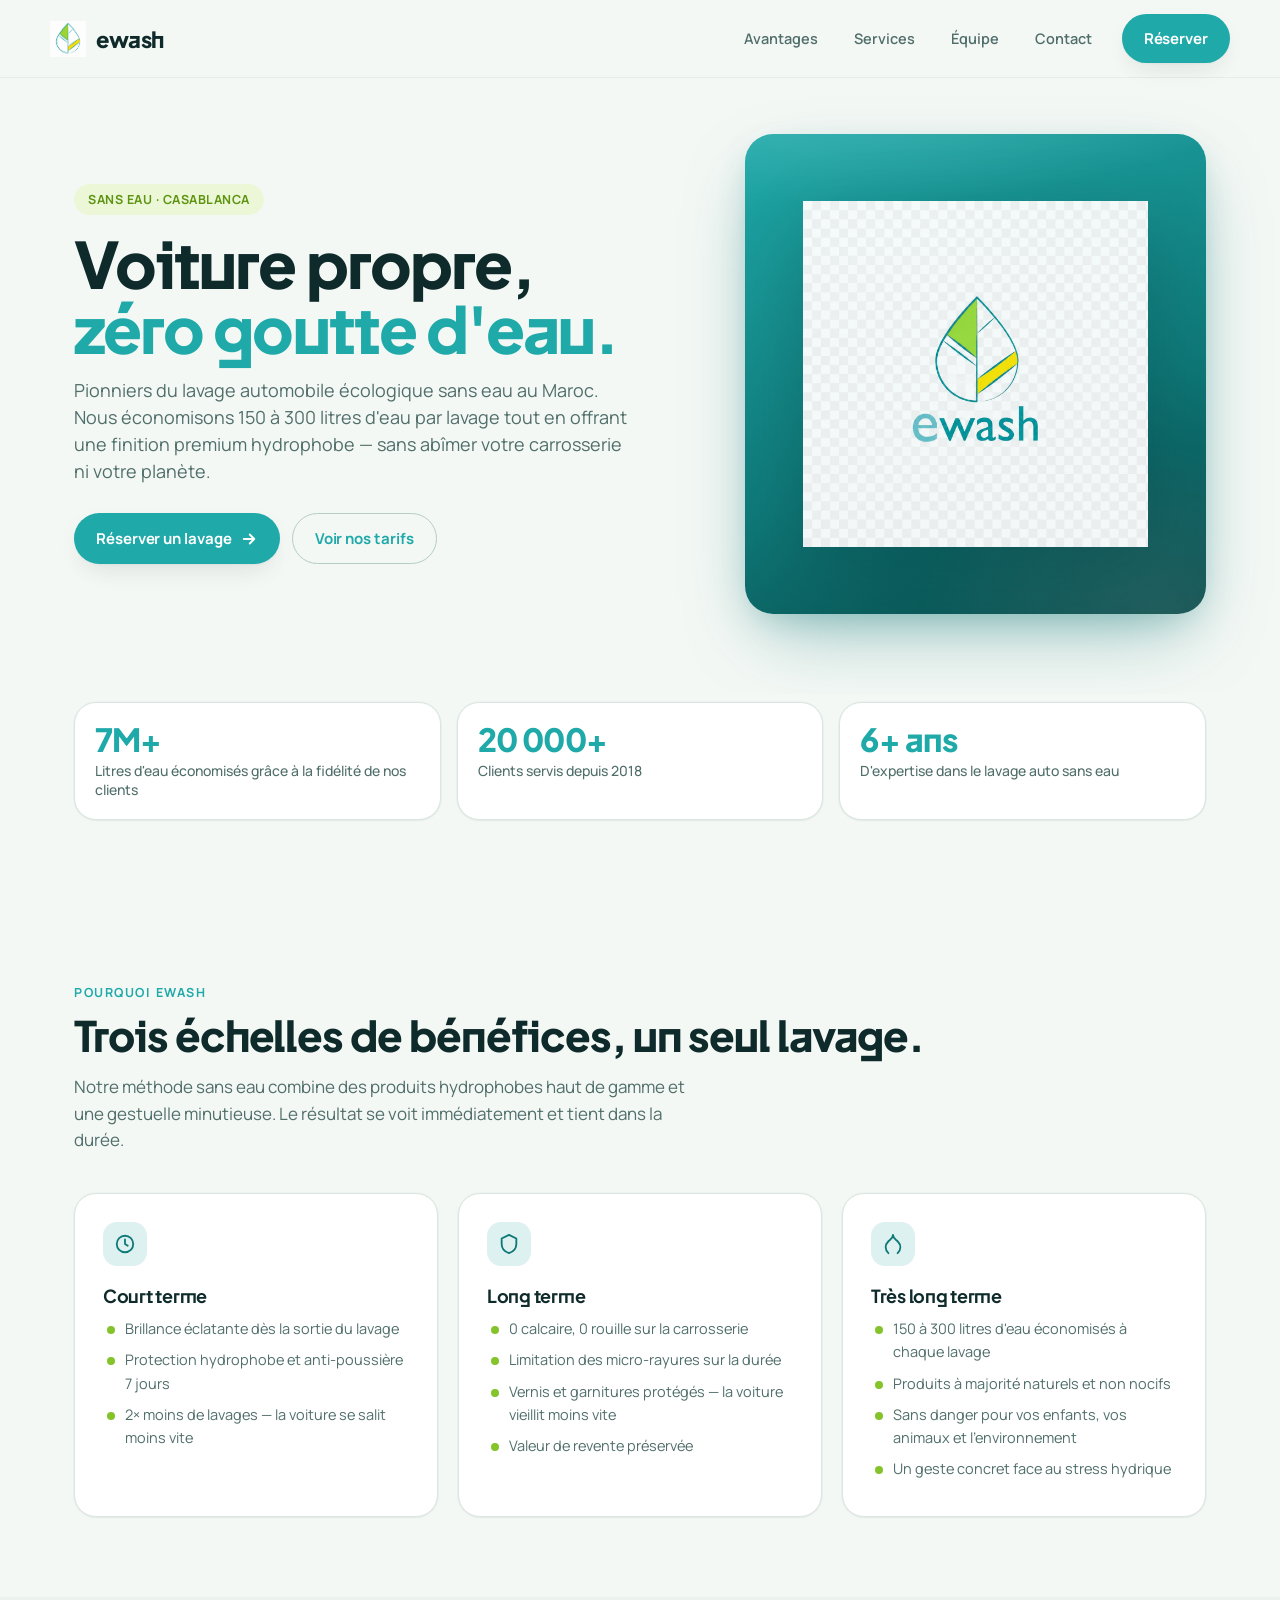
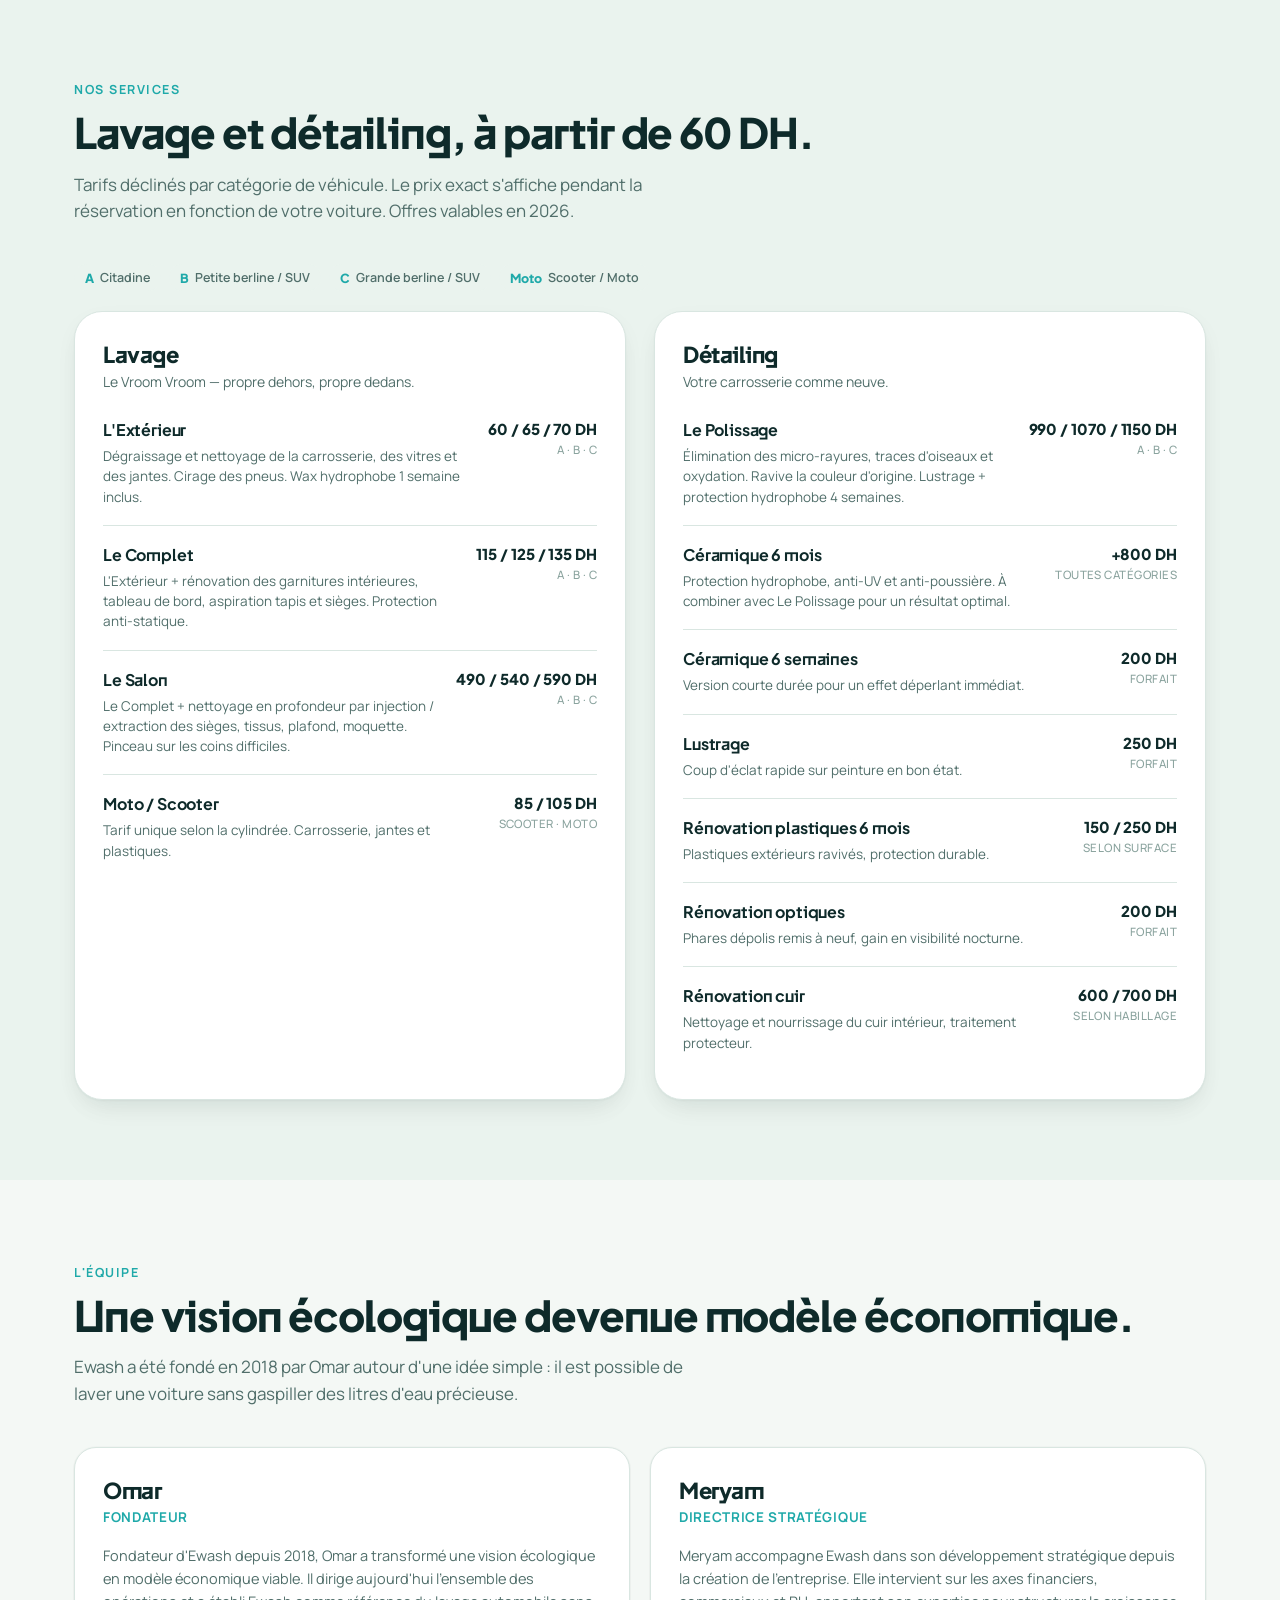
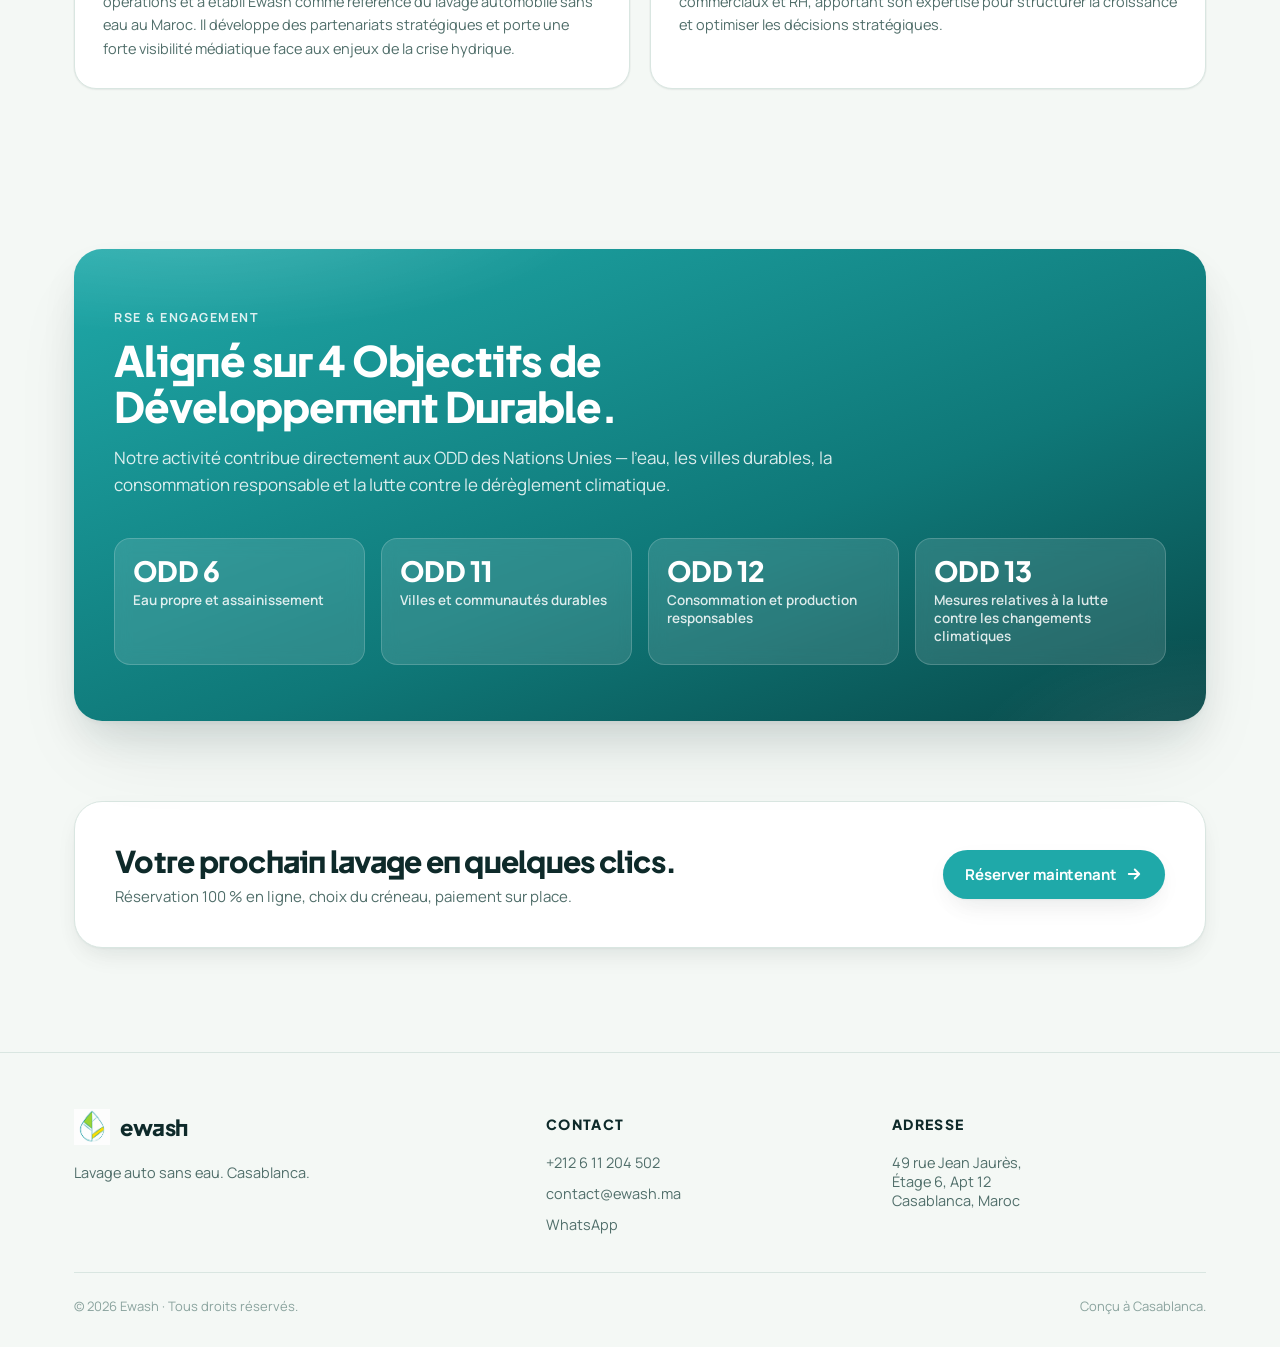
<file: website/index.html>
<!doctype html>
<html lang="fr">
<head>
<meta charset="utf-8" />
<meta name="viewport" content="width=device-width, initial-scale=1" />
<title>Ewash · Lavage auto écologique sans eau à Casablanca</title>
<meta name="description" content="Ewash — pionniers du lavage automobile sans eau au Maroc. Économisez 150 à 300 litres d'eau par lavage, finition premium hydrophobe, services à Casablanca. Réservez en ligne." />
<link rel="canonical" href="https://website-theta-amber-45.vercel.app/" />

<link rel="icon" href="assets/icon-192.png" sizes="192x192" />
<link rel="apple-touch-icon" href="assets/apple-touch-icon.png" />
<meta name="theme-color" content="#1FA9A9" />

<!-- Social previews. The 1024×1024 transparent mark works as an OG image at
     a pinch; can be swapped for a proper 1200×630 social card later. -->
<meta property="og:type" content="website" />
<meta property="og:title" content="Ewash · Lavage auto sans eau" />
<meta property="og:description" content="Pionniers du lavage auto écologique sans eau au Maroc. Économisez 150 à 300 litres d'eau par lavage." />
<meta property="og:image" content="assets/ewash_1024x1024_transparent.png" />
<meta name="twitter:card" content="summary_large_image" />

<link rel="stylesheet" href="styles.css" />
</head>
<body>

<!-- ============ NAV ============ -->
<header class="nav">
  <div class="wrap nav-inner">
    <a href="#top" class="brand" aria-label="ewash">
      <img src="assets/ewash_logo_only.png" alt="" />
      <span>ewash</span>
    </a>
    <nav class="nav-links" aria-label="Sections">
      <a href="#avantages" class="nav-link">Avantages</a>
      <a href="#services" class="nav-link">Services</a>
      <a href="#equipe" class="nav-link">Équipe</a>
      <a href="#contact" class="nav-link">Contact</a>
      <a href="https://mobile-app-ruddy.vercel.app/" class="btn btn-primary nav-cta">
        Réserver
      </a>
    </nav>
  </div>
</header>

<!-- ============ HERO ============ -->
<section class="hero" id="top">
  <div class="wrap hero-grid">
    <div>
      <span class="eyebrow">Sans eau · Casablanca</span>
      <h1>
        Voiture propre,<br />
        <span class="accent">zéro goutte d'eau.</span>
      </h1>
      <p class="lead">
        Pionniers du lavage automobile écologique sans eau au Maroc.
        Nous économisons 150 à 300 litres d'eau par lavage tout en offrant une
        finition premium hydrophobe — sans abîmer votre carrosserie ni votre planète.
      </p>
      <div class="hero-ctas">
        <a href="https://mobile-app-ruddy.vercel.app/" class="btn btn-primary">
          Réserver un lavage
          <svg width="18" height="18" viewBox="0 0 24 24" fill="none" stroke="currentColor" stroke-width="2.5" stroke-linecap="round" stroke-linejoin="round" aria-hidden="true"><path d="M5 12h14M13 6l6 6-6 6"/></svg>
        </a>
        <a href="#services" class="btn btn-ghost">Voir nos tarifs</a>
      </div>
    </div>
    <div class="hero-art">
      <div class="hero-art-card">
        <img src="assets/ewash_1024x1024_transparent.png" alt="Logo Ewash" />
      </div>
    </div>
  </div>
</section>

<!-- ============ STATS ============ -->
<section style="padding-top: 0;">
  <div class="wrap">
    <div class="stats">
      <div class="stat">
        <span class="stat-num">7M+</span>
        <div class="stat-label">Litres d'eau économisés grâce à la fidélité de nos clients</div>
      </div>
      <div class="stat">
        <span class="stat-num">20 000+</span>
        <div class="stat-label">Clients servis depuis 2018</div>
      </div>
      <div class="stat">
        <span class="stat-num">6+ ans</span>
        <div class="stat-label">D'expertise dans le lavage auto sans eau</div>
      </div>
    </div>
  </div>
</section>

<!-- ============ AVANTAGES ============ -->
<section id="avantages">
  <div class="wrap">
    <span class="section-eyebrow">Pourquoi ewash</span>
    <h2 class="section-title">Trois échelles de bénéfices, un seul lavage.</h2>
    <p class="section-sub">
      Notre méthode sans eau combine des produits hydrophobes haut de gamme et une
      gestuelle minutieuse. Le résultat se voit immédiatement et tient dans la durée.
    </p>

    <div class="avantages">
      <div class="av-card">
        <div class="av-icon" aria-hidden="true">
          <svg viewBox="0 0 24 24" fill="none" stroke="currentColor" stroke-width="2" stroke-linecap="round" stroke-linejoin="round"><circle cx="12" cy="12" r="9"/><path d="M12 7v5l3 2"/></svg>
        </div>
        <h3 class="av-title">Court terme</h3>
        <ul class="av-list">
          <li>Brillance éclatante dès la sortie du lavage</li>
          <li>Protection hydrophobe et anti-poussière 7 jours</li>
          <li>2× moins de lavages — la voiture se salit moins vite</li>
        </ul>
      </div>

      <div class="av-card">
        <div class="av-icon" aria-hidden="true">
          <svg viewBox="0 0 24 24" fill="none" stroke="currentColor" stroke-width="2" stroke-linecap="round" stroke-linejoin="round"><path d="M12 2 4 6v6c0 5 3.5 8.5 8 10 4.5-1.5 8-5 8-10V6l-8-4z"/></svg>
        </div>
        <h3 class="av-title">Long terme</h3>
        <ul class="av-list">
          <li>0 calcaire, 0 rouille sur la carrosserie</li>
          <li>Limitation des micro-rayures sur la durée</li>
          <li>Vernis et garnitures protégés — la voiture vieillit moins vite</li>
          <li>Valeur de revente préservée</li>
        </ul>
      </div>

      <div class="av-card">
        <div class="av-icon" aria-hidden="true">
          <svg viewBox="0 0 24 24" fill="none" stroke="currentColor" stroke-width="2" stroke-linecap="round" stroke-linejoin="round"><path d="M7 22C3 18 3 13 7 9c2-2 5-3 5-7 0 4 3 5 5 7 4 4 4 9 0 13"/></svg>
        </div>
        <h3 class="av-title">Très long terme</h3>
        <ul class="av-list">
          <li>150 à 300 litres d'eau économisés à chaque lavage</li>
          <li>Produits à majorité naturels et non nocifs</li>
          <li>Sans danger pour vos enfants, vos animaux et l'environnement</li>
          <li>Un geste concret face au stress hydrique</li>
        </ul>
      </div>
    </div>
  </div>
</section>

<!-- ============ SERVICES ============ -->
<section id="services" style="background: var(--surface-2);">
  <div class="wrap">
    <span class="section-eyebrow">Nos services</span>
    <h2 class="section-title">Lavage et détailing, à partir de 60&nbsp;DH.</h2>
    <p class="section-sub">
      Tarifs déclinés par catégorie de véhicule. Le prix exact s'affiche pendant la
      réservation en fonction de votre voiture. Offres valables en 2026.
    </p>

    <div class="cat-legend">
      <span class="cat-chip"><strong>A</strong>Citadine</span>
      <span class="cat-chip"><strong>B</strong>Petite berline / SUV</span>
      <span class="cat-chip"><strong>C</strong>Grande berline / SUV</span>
      <span class="cat-chip"><strong>Moto</strong>Scooter / Moto</span>
    </div>

    <div class="services-grid">

      <!-- LAVAGE -->
      <div class="svc-panel">
        <h3>Lavage</h3>
        <p class="svc-sub">Le Vroom Vroom — propre dehors, propre dedans.</p>

        <div class="svc-row">
          <div>
            <div class="svc-name">L'Extérieur</div>
            <div class="svc-desc">
              Dégraissage et nettoyage de la carrosserie, des vitres et des jantes.
              Cirage des pneus. Wax hydrophobe 1 semaine inclus.
            </div>
          </div>
          <div class="svc-price">
            60 / 65 / 70 DH
            <span class="svc-price-sub">A · B · C</span>
          </div>
        </div>

        <div class="svc-row">
          <div>
            <div class="svc-name">Le Complet</div>
            <div class="svc-desc">
              L'Extérieur + rénovation des garnitures intérieures, tableau de bord,
              aspiration tapis et sièges. Protection anti-statique.
            </div>
          </div>
          <div class="svc-price">
            115 / 125 / 135 DH
            <span class="svc-price-sub">A · B · C</span>
          </div>
        </div>

        <div class="svc-row">
          <div>
            <div class="svc-name">Le Salon</div>
            <div class="svc-desc">
              Le Complet + nettoyage en profondeur par injection / extraction des
              sièges, tissus, plafond, moquette. Pinceau sur les coins difficiles.
            </div>
          </div>
          <div class="svc-price">
            490 / 540 / 590 DH
            <span class="svc-price-sub">A · B · C</span>
          </div>
        </div>

        <div class="svc-row">
          <div>
            <div class="svc-name">Moto / Scooter</div>
            <div class="svc-desc">
              Tarif unique selon la cylindrée. Carrosserie, jantes et plastiques.
            </div>
          </div>
          <div class="svc-price">
            85 / 105 DH
            <span class="svc-price-sub">Scooter · Moto</span>
          </div>
        </div>
      </div>

      <!-- DÉTAILING -->
      <div class="svc-panel">
        <h3>Détailing</h3>
        <p class="svc-sub">Votre carrosserie comme neuve.</p>

        <div class="svc-row">
          <div>
            <div class="svc-name">Le Polissage</div>
            <div class="svc-desc">
              Élimination des micro-rayures, traces d'oiseaux et oxydation.
              Ravive la couleur d'origine. Lustrage + protection hydrophobe 4 semaines.
            </div>
          </div>
          <div class="svc-price">
            990 / 1070 / 1150 DH
            <span class="svc-price-sub">A · B · C</span>
          </div>
        </div>

        <div class="svc-row">
          <div>
            <div class="svc-name">Céramique 6 mois</div>
            <div class="svc-desc">
              Protection hydrophobe, anti-UV et anti-poussière. À combiner avec
              Le Polissage pour un résultat optimal.
            </div>
          </div>
          <div class="svc-price">
            +800 DH
            <span class="svc-price-sub">Toutes catégories</span>
          </div>
        </div>

        <div class="svc-row">
          <div>
            <div class="svc-name">Céramique 6 semaines</div>
            <div class="svc-desc">
              Version courte durée pour un effet déperlant immédiat.
            </div>
          </div>
          <div class="svc-price">
            200 DH
            <span class="svc-price-sub">Forfait</span>
          </div>
        </div>

        <div class="svc-row">
          <div>
            <div class="svc-name">Lustrage</div>
            <div class="svc-desc">
              Coup d'éclat rapide sur peinture en bon état.
            </div>
          </div>
          <div class="svc-price">
            250 DH
            <span class="svc-price-sub">Forfait</span>
          </div>
        </div>

        <div class="svc-row">
          <div>
            <div class="svc-name">Rénovation plastiques 6 mois</div>
            <div class="svc-desc">
              Plastiques extérieurs ravivés, protection durable.
            </div>
          </div>
          <div class="svc-price">
            150 / 250 DH
            <span class="svc-price-sub">Selon surface</span>
          </div>
        </div>

        <div class="svc-row">
          <div>
            <div class="svc-name">Rénovation optiques</div>
            <div class="svc-desc">
              Phares dépolis remis à neuf, gain en visibilité nocturne.
            </div>
          </div>
          <div class="svc-price">
            200 DH
            <span class="svc-price-sub">Forfait</span>
          </div>
        </div>

        <div class="svc-row">
          <div>
            <div class="svc-name">Rénovation cuir</div>
            <div class="svc-desc">
              Nettoyage et nourrissage du cuir intérieur, traitement protecteur.
            </div>
          </div>
          <div class="svc-price">
            600 / 700 DH
            <span class="svc-price-sub">Selon habillage</span>
          </div>
        </div>
      </div>

    </div>
  </div>
</section>

<!-- ============ ÉQUIPE ============ -->
<section id="equipe">
  <div class="wrap">
    <span class="section-eyebrow">L'équipe</span>
    <h2 class="section-title">Une vision écologique devenue modèle économique.</h2>
    <p class="section-sub">
      Ewash a été fondé en 2018 par Omar autour d'une idée simple : il est possible
      de laver une voiture sans gaspiller des litres d'eau précieuse.
    </p>

    <div class="founders">
      <div class="founder">
        <div class="founder-name">Omar</div>
        <div class="founder-role">Fondateur</div>
        <p>
          Fondateur d'Ewash depuis 2018, Omar a transformé une vision écologique en
          modèle économique viable. Il dirige aujourd'hui l'ensemble des opérations
          et a établi Ewash comme référence du lavage automobile sans eau au Maroc.
          Il développe des partenariats stratégiques et porte une forte visibilité
          médiatique face aux enjeux de la crise hydrique.
        </p>
      </div>
      <div class="founder">
        <div class="founder-name">Meryam</div>
        <div class="founder-role">Directrice stratégique</div>
        <p>
          Meryam accompagne Ewash dans son développement stratégique depuis la
          création de l'entreprise. Elle intervient sur les axes financiers,
          commerciaux et RH, apportant son expertise pour structurer la croissance
          et optimiser les décisions stratégiques.
        </p>
      </div>
    </div>
  </div>
</section>

<!-- ============ ENGAGEMENT / ODD ============ -->
<section>
  <div class="wrap">
    <div class="engagement">
      <span class="section-eyebrow">RSE &amp; engagement</span>
      <h2 class="section-title">Aligné sur 4 Objectifs de Développement Durable.</h2>
      <p class="section-sub">
        Notre activité contribue directement aux ODD des Nations Unies — l'eau,
        les villes durables, la consommation responsable et la lutte contre le
        dérèglement climatique.
      </p>
      <div class="odd-grid">
        <div class="odd-card">
          <div class="odd-num">ODD 6</div>
          <div class="odd-name">Eau propre et assainissement</div>
        </div>
        <div class="odd-card">
          <div class="odd-num">ODD 11</div>
          <div class="odd-name">Villes et communautés durables</div>
        </div>
        <div class="odd-card">
          <div class="odd-num">ODD 12</div>
          <div class="odd-name">Consommation et production responsables</div>
        </div>
        <div class="odd-card">
          <div class="odd-num">ODD 13</div>
          <div class="odd-name">Mesures relatives à la lutte contre les changements climatiques</div>
        </div>
      </div>
    </div>
  </div>
</section>

<!-- ============ CTA STRIP ============ -->
<section style="padding-top: 0;">
  <div class="wrap">
    <div class="cta-strip">
      <div>
        <h3>Votre prochain lavage en quelques clics.</h3>
        <p>Réservation 100 % en ligne, choix du créneau, paiement sur place.</p>
      </div>
      <a href="https://mobile-app-ruddy.vercel.app/" class="btn btn-primary">
        Réserver maintenant
        <svg width="18" height="18" viewBox="0 0 24 24" fill="none" stroke="currentColor" stroke-width="2.5" stroke-linecap="round" stroke-linejoin="round" aria-hidden="true"><path d="M5 12h14M13 6l6 6-6 6"/></svg>
      </a>
    </div>
  </div>
</section>

<!-- ============ FOOTER ============ -->
<footer id="contact">
  <div class="wrap">
    <div class="foot-grid">
      <div>
        <a href="#top" class="foot-brand">
          <img src="assets/ewash_logo_only.png" alt="" />
          <span>ewash</span>
        </a>
        <p class="foot-tagline">
          Lavage auto sans eau. Casablanca.
        </p>
      </div>

      <div>
        <h4 class="foot-h">Contact</h4>
        <a href="tel:+212611204502" class="foot-link">+212 6 11 204 502</a>
        <a href="mailto:contact@ewash.ma" class="foot-link">contact@ewash.ma</a>
        <a href="https://wa.me/212611204502" class="foot-link">WhatsApp</a>
      </div>

      <div>
        <h4 class="foot-h">Adresse</h4>
        <div class="foot-link" style="cursor: default;">
          49 rue Jean Jaurès,<br />
          Étage 6, Apt 12<br />
          Casablanca, Maroc
        </div>
      </div>
    </div>

    <div class="foot-bottom">
      <span>© 2026 Ewash · Tous droits réservés.</span>
      <span>Conçu à Casablanca.</span>
    </div>
  </div>
</footer>

</body>
</html>
</file>
<file: website/styles.css>
/* ============================================================
 * ewash — marketing site
 * Design tokens mirror mobile-app/styles.css for visual consistency,
 * but the file is deliberately standalone — the PWA stays zero-build
 * and this site stays a plain static page.
 * ========================================================== */

@import url('https://fonts.googleapis.com/css2?family=Manrope:wght@400;500;600;700;800&family=Plus+Jakarta+Sans:wght@500;600;700;800&display=swap');

:root {
  --teal: #1FA9A9;
  --teal-deep: #0F7878;
  --teal-deeper: #084848;
  --leaf: #84C42B;
  --leaf-deep: #5E9412;
  --sun: #F2E81C;
  --danger: #E5484D;

  --bg: #F4F8F5;
  --surface: #FFFFFF;
  --surface-2: #EAF3EE;
  --surface-3: #DDEBE5;
  --border: #D9E6E1;
  --border-strong: #B5CDC5;

  --text: #0E2A2A;
  --text-2: #506E6A;
  --text-3: #8AA39E;
  --primary: var(--teal);
  --primary-hover: var(--teal-deep);
  --primary-text: #FFFFFF;
  --primary-soft: #DDF2F0;
  --primary-soft-text: var(--teal-deep);
  --accent: var(--leaf);
  --accent-soft: #ECF7D7;
  --accent-soft-text: var(--leaf-deep);

  --r-sm: 10px;
  --r-md: 16px;
  --r-lg: 22px;
  --r-xl: 28px;

  --shadow-sm:
    0 1px 2px rgba(14,42,42,0.05),
    0 0 0 1px rgba(14,42,42,0.02);
  --shadow-md:
    0 1px 2px rgba(14,42,42,0.04),
    0 8px 24px -6px rgba(14,42,42,0.08),
    0 16px 32px -12px rgba(14,42,42,0.05);
  --shadow-lg:
    0 2px 4px rgba(14,42,42,0.04),
    0 20px 40px -8px rgba(14,42,42,0.12),
    0 40px 80px -20px rgba(14,42,42,0.10);

  --hero-grad: linear-gradient(160deg, #1FA9A9 0%, #0F7878 60%, #084848 100%);

  --font-sans: 'Manrope', system-ui, sans-serif;
  --font-display: 'Plus Jakarta Sans', 'Manrope', sans-serif;

  --ease-out: cubic-bezier(0.16, 1, 0.3, 1);

  --max-w: 1180px;
}

/* ============ Base ============ */
* { box-sizing: border-box; }

html, body {
  margin: 0;
  padding: 0;
  background: var(--bg);
  color: var(--text);
  font-family: var(--font-sans);
  -webkit-font-smoothing: antialiased;
  text-rendering: optimizeLegibility;
  font-feature-settings: 'cv11', 'ss01';
  scroll-behavior: smooth;
  scroll-padding-top: 80px;
}

a { color: inherit; text-decoration: none; }
button { font: inherit; cursor: pointer; }
img { display: block; max-width: 100%; height: auto; }

.t-display { font-family: var(--font-display); letter-spacing: -0.02em; }

/* ============ Container ============ */
.wrap {
  width: 100%;
  max-width: var(--max-w);
  margin: 0 auto;
  padding: 0 24px;
}

/* ============ Buttons ============ */
.btn {
  display: inline-flex;
  align-items: center;
  gap: 8px;
  padding: 14px 22px;
  border-radius: 999px;
  font-weight: 700;
  font-size: 15px;
  font-family: var(--font-sans);
  letter-spacing: -0.005em;
  border: none;
  transition:
    transform 0.18s var(--ease-out),
    background 0.18s var(--ease-out),
    box-shadow 0.18s var(--ease-out);
  white-space: nowrap;
}
.btn-primary {
  background: var(--primary);
  color: var(--primary-text);
  box-shadow: var(--shadow-md);
}
.btn-primary:hover {
  background: var(--primary-hover);
  transform: translateY(-1px);
}
.btn-ghost {
  background: transparent;
  color: var(--primary);
  border: 1px solid var(--border-strong);
}
.btn-ghost:hover {
  background: var(--primary-soft);
  border-color: var(--primary);
}
.btn-on-hero {
  background: #FFFFFF;
  color: var(--primary);
}
.btn-on-hero:hover { transform: translateY(-1px); }

/* ============ Nav ============ */
.nav {
  position: sticky;
  top: 0;
  z-index: 10;
  background: color-mix(in srgb, var(--bg) 90%, transparent);
  -webkit-backdrop-filter: saturate(160%) blur(14px);
  backdrop-filter: saturate(160%) blur(14px);
  border-bottom: 1px solid color-mix(in srgb, var(--border) 60%, transparent);
}
.nav-inner {
  display: flex;
  align-items: center;
  justify-content: space-between;
  padding: 14px 0;
  gap: 16px;
}
.brand {
  display: inline-flex;
  align-items: center;
  gap: 10px;
  font-family: var(--font-display);
  font-weight: 800;
  font-size: 22px;
  color: var(--text);
  letter-spacing: -0.02em;
}
.brand img { width: 36px; height: 36px; }
.nav-links {
  display: flex;
  gap: 8px;
  align-items: center;
}
.nav-link {
  padding: 8px 14px;
  border-radius: 999px;
  font-weight: 600;
  color: var(--text-2);
  font-size: 14.5px;
  transition: background 0.15s var(--ease-out), color 0.15s var(--ease-out);
}
.nav-link:hover { background: var(--surface-2); color: var(--text); }
.nav-cta { margin-left: 8px; }

/* Hide secondary links on small screens, keep CTA. */
@media (max-width: 720px) {
  .nav-link { display: none; }
}

/* ============ Hero ============ */
.hero {
  position: relative;
  padding: 56px 0 80px;
  overflow: hidden;
}
.hero-grid {
  display: grid;
  grid-template-columns: 1.15fr 0.85fr;
  gap: 48px;
  align-items: center;
}
@media (max-width: 880px) {
  .hero-grid { grid-template-columns: 1fr; gap: 32px; }
}
.eyebrow {
  display: inline-flex;
  align-items: center;
  gap: 8px;
  padding: 7px 14px;
  border-radius: 999px;
  background: var(--accent-soft);
  color: var(--accent-soft-text);
  font-size: 12.5px;
  font-weight: 700;
  letter-spacing: 0.04em;
  text-transform: uppercase;
}
.hero h1 {
  font-family: var(--font-display);
  font-size: clamp(36px, 6vw, 64px);
  font-weight: 800;
  letter-spacing: -0.03em;
  line-height: 1.02;
  margin: 16px 0 16px;
  color: var(--text);
}
.hero h1 .accent { color: var(--primary); }
.hero p.lead {
  font-size: 18px;
  line-height: 1.5;
  color: var(--text-2);
  max-width: 560px;
  margin: 0 0 28px;
}
.hero-ctas {
  display: flex;
  flex-wrap: wrap;
  gap: 12px;
}
.hero-art {
  position: relative;
  display: flex;
  align-items: center;
  justify-content: center;
  min-height: 320px;
}
.hero-art-card {
  background: var(--hero-grad);
  border-radius: 28px;
  width: 100%;
  aspect-ratio: 4 / 5;
  max-height: 480px;
  position: relative;
  overflow: hidden;
  box-shadow:
    0 30px 80px -20px rgba(15,120,120,0.45),
    0 12px 36px -12px rgba(15,120,120,0.30);
}
.hero-art-card::before {
  content: "";
  position: absolute;
  inset: 0;
  background:
    radial-gradient(800px 280px at 20% -20%, rgba(255,255,255,0.22), transparent 60%),
    radial-gradient(400px 280px at 90% 100%, rgba(255,255,255,0.10), transparent 60%);
  mix-blend-mode: screen;
  pointer-events: none;
}
.hero-art-card img {
  position: absolute;
  inset: 0;
  margin: auto;
  width: 75%;
  height: auto;
  opacity: 0.96;
  filter: drop-shadow(0 18px 40px rgba(0,0,0,0.18));
}

/* ============ Stats strip ============ */
.stats {
  margin-top: 8px;
  display: grid;
  grid-template-columns: repeat(3, 1fr);
  gap: 16px;
}
@media (max-width: 640px) {
  .stats { grid-template-columns: 1fr; }
}
.stat {
  background: var(--surface);
  border: 1px solid var(--border);
  border-radius: var(--r-lg);
  padding: 20px;
  box-shadow: var(--shadow-sm);
}
.stat-num {
  font-family: var(--font-display);
  font-weight: 800;
  font-size: 32px;
  letter-spacing: -0.025em;
  color: var(--primary);
  display: block;
  line-height: 1;
}
.stat-label {
  margin-top: 6px;
  color: var(--text-2);
  font-size: 14px;
  font-weight: 500;
}

/* ============ Sections ============ */
section {
  padding: 80px 0;
}
@media (max-width: 720px) {
  section { padding: 56px 0; }
}
.section-eyebrow {
  display: inline-block;
  font-size: 12.5px;
  font-weight: 700;
  letter-spacing: 0.12em;
  text-transform: uppercase;
  color: var(--primary);
}
.section-title {
  font-family: var(--font-display);
  font-weight: 800;
  font-size: clamp(28px, 4vw, 42px);
  letter-spacing: -0.025em;
  line-height: 1.1;
  margin: 10px 0 16px;
  color: var(--text);
}
.section-sub {
  font-size: 17px;
  color: var(--text-2);
  max-width: 640px;
  line-height: 1.55;
  margin: 0 0 40px;
}

/* ============ Avantages (3-column) ============ */
.avantages {
  display: grid;
  grid-template-columns: repeat(3, 1fr);
  gap: 20px;
}
@media (max-width: 880px) {
  .avantages { grid-template-columns: 1fr; }
}
.av-card {
  background: var(--surface);
  border: 1px solid var(--border);
  border-radius: var(--r-lg);
  padding: 28px;
  box-shadow: var(--shadow-sm);
}
.av-icon {
  width: 44px;
  height: 44px;
  border-radius: 14px;
  background: var(--primary-soft);
  color: var(--primary-soft-text);
  display: inline-flex;
  align-items: center;
  justify-content: center;
  margin-bottom: 18px;
}
.av-icon svg { width: 22px; height: 22px; }
.av-title {
  font-family: var(--font-display);
  font-weight: 700;
  font-size: 18px;
  letter-spacing: -0.015em;
  margin: 0 0 10px;
  color: var(--text);
}
.av-list {
  list-style: none;
  padding: 0;
  margin: 0;
  font-size: 14.5px;
  color: var(--text-2);
  line-height: 1.6;
}
.av-list li {
  position: relative;
  padding-inline-start: 22px;
  margin-bottom: 8px;
}
.av-list li::before {
  content: "";
  position: absolute;
  inset-inline-start: 4px;
  top: 9px;
  width: 8px;
  height: 8px;
  border-radius: 4px;
  background: var(--accent);
}

/* ============ Services table ============ */
.services-grid {
  display: grid;
  grid-template-columns: repeat(2, 1fr);
  gap: 28px;
}
@media (max-width: 880px) {
  .services-grid { grid-template-columns: 1fr; }
}
.svc-panel {
  background: var(--surface);
  border: 1px solid var(--border);
  border-radius: var(--r-xl);
  padding: 28px;
  box-shadow: var(--shadow-md);
}
.svc-panel h3 {
  font-family: var(--font-display);
  font-weight: 800;
  font-size: 22px;
  letter-spacing: -0.02em;
  margin: 0 0 4px;
}
.svc-panel .svc-sub {
  font-size: 14px;
  color: var(--text-2);
  margin: 0 0 24px;
}
.svc-row {
  display: grid;
  grid-template-columns: 1fr auto;
  gap: 18px;
  padding: 18px 0;
  border-top: 1px solid var(--border);
  align-items: start;
}
.svc-row:first-of-type { border-top: none; padding-top: 4px; }
.svc-row .svc-name {
  font-family: var(--font-display);
  font-weight: 700;
  font-size: 16px;
  letter-spacing: -0.01em;
  color: var(--text);
}
.svc-row .svc-desc {
  font-size: 13.5px;
  color: var(--text-2);
  margin-top: 6px;
  line-height: 1.5;
}
.svc-row .svc-price {
  text-align: end;
  font-family: var(--font-display);
  font-weight: 800;
  color: var(--text);
  font-size: 15px;
  letter-spacing: -0.005em;
  white-space: nowrap;
}
.svc-row .svc-price-sub {
  display: block;
  font-family: var(--font-sans);
  font-weight: 500;
  font-size: 11.5px;
  color: var(--text-3);
  letter-spacing: 0.04em;
  text-transform: uppercase;
  margin-top: 4px;
}

/* category legend */
.cat-legend {
  display: flex;
  flex-wrap: wrap;
  gap: 8px;
  margin-bottom: 20px;
}
.cat-chip {
  display: inline-flex;
  align-items: center;
  gap: 6px;
  padding: 5px 11px;
  border-radius: 999px;
  background: var(--surface-2);
  color: var(--text-2);
  font-size: 12.5px;
  font-weight: 600;
}
.cat-chip strong {
  color: var(--primary);
  font-family: var(--font-display);
  font-weight: 800;
}

/* ============ Founders ============ */
.founders {
  display: grid;
  grid-template-columns: repeat(2, 1fr);
  gap: 20px;
}
@media (max-width: 720px) {
  .founders { grid-template-columns: 1fr; }
}
.founder {
  background: var(--surface);
  border: 1px solid var(--border);
  border-radius: var(--r-lg);
  padding: 28px;
  box-shadow: var(--shadow-sm);
}
.founder-name {
  font-family: var(--font-display);
  font-weight: 800;
  font-size: 22px;
  letter-spacing: -0.02em;
  margin: 0 0 4px;
}
.founder-role {
  color: var(--primary);
  font-size: 13.5px;
  font-weight: 700;
  letter-spacing: 0.05em;
  text-transform: uppercase;
  margin: 0 0 18px;
}
.founder p {
  margin: 0;
  color: var(--text-2);
  font-size: 14.5px;
  line-height: 1.6;
}

/* ============ Engagement ============ */
.engagement {
  background: var(--hero-grad);
  color: #fff;
  border-radius: var(--r-xl);
  padding: 56px 40px;
  position: relative;
  overflow: hidden;
  box-shadow: var(--shadow-lg);
}
.engagement::before {
  content: "";
  position: absolute;
  inset: 0;
  background:
    radial-gradient(700px 220px at 10% -10%, rgba(255,255,255,0.18), transparent 60%),
    radial-gradient(400px 220px at 100% 110%, rgba(255,255,255,0.10), transparent 60%);
  mix-blend-mode: screen;
  pointer-events: none;
}
.engagement .section-eyebrow {
  color: rgba(255,255,255,0.85);
}
.engagement .section-title {
  color: #fff;
  max-width: 720px;
}
.engagement .section-sub {
  color: rgba(255,255,255,0.85);
  max-width: 720px;
}
.odd-grid {
  display: grid;
  grid-template-columns: repeat(4, 1fr);
  gap: 16px;
  margin-top: 12px;
  position: relative;
}
@media (max-width: 720px) {
  .odd-grid { grid-template-columns: repeat(2, 1fr); }
}
.odd-card {
  background: rgba(255,255,255,0.12);
  border: 1px solid rgba(255,255,255,0.18);
  border-radius: var(--r-md);
  padding: 18px;
  -webkit-backdrop-filter: blur(8px);
  backdrop-filter: blur(8px);
}
.odd-num {
  font-family: var(--font-display);
  font-weight: 800;
  font-size: 28px;
  letter-spacing: -0.02em;
  color: #fff;
  line-height: 1;
}
.odd-name {
  margin-top: 6px;
  color: rgba(255,255,255,0.85);
  font-size: 13.5px;
  font-weight: 600;
  line-height: 1.35;
}

/* ============ CTA strip ============ */
.cta-strip {
  background: var(--surface);
  border: 1px solid var(--border);
  border-radius: var(--r-xl);
  padding: 40px;
  display: flex;
  align-items: center;
  justify-content: space-between;
  gap: 24px;
  box-shadow: var(--shadow-md);
}
@media (max-width: 720px) {
  .cta-strip { flex-direction: column; align-items: flex-start; padding: 32px; }
}
.cta-strip h3 {
  font-family: var(--font-display);
  font-weight: 800;
  font-size: clamp(22px, 3vw, 30px);
  letter-spacing: -0.025em;
  margin: 0 0 6px;
}
.cta-strip p {
  margin: 0;
  color: var(--text-2);
  font-size: 15px;
}

/* ============ Footer ============ */
footer {
  border-top: 1px solid var(--border);
  padding: 56px 0 32px;
  margin-top: 24px;
  color: var(--text-2);
}
.foot-grid {
  display: grid;
  grid-template-columns: 1.4fr 1fr 1fr;
  gap: 32px;
}
@media (max-width: 720px) {
  .foot-grid { grid-template-columns: 1fr; }
}
.foot-brand {
  display: inline-flex;
  align-items: center;
  gap: 10px;
  font-family: var(--font-display);
  font-weight: 800;
  font-size: 22px;
  letter-spacing: -0.02em;
  color: var(--text);
}
.foot-brand img { width: 36px; height: 36px; }
.foot-tagline {
  margin: 12px 0 0;
  font-size: 14.5px;
  line-height: 1.55;
  max-width: 320px;
  color: var(--text-2);
}
.foot-h {
  font-family: var(--font-display);
  font-weight: 800;
  letter-spacing: -0.01em;
  color: var(--text);
  font-size: 14px;
  text-transform: uppercase;
  letter-spacing: 0.1em;
  margin: 6px 0 14px;
}
.foot-link {
  display: block;
  font-size: 14.5px;
  padding: 6px 0;
  color: var(--text-2);
  transition: color 0.15s var(--ease-out);
}
.foot-link:hover { color: var(--primary); }
.foot-bottom {
  margin-top: 32px;
  padding-top: 24px;
  border-top: 1px solid var(--border);
  display: flex;
  justify-content: space-between;
  flex-wrap: wrap;
  gap: 12px;
  font-size: 13px;
  color: var(--text-3);
}
</file>
